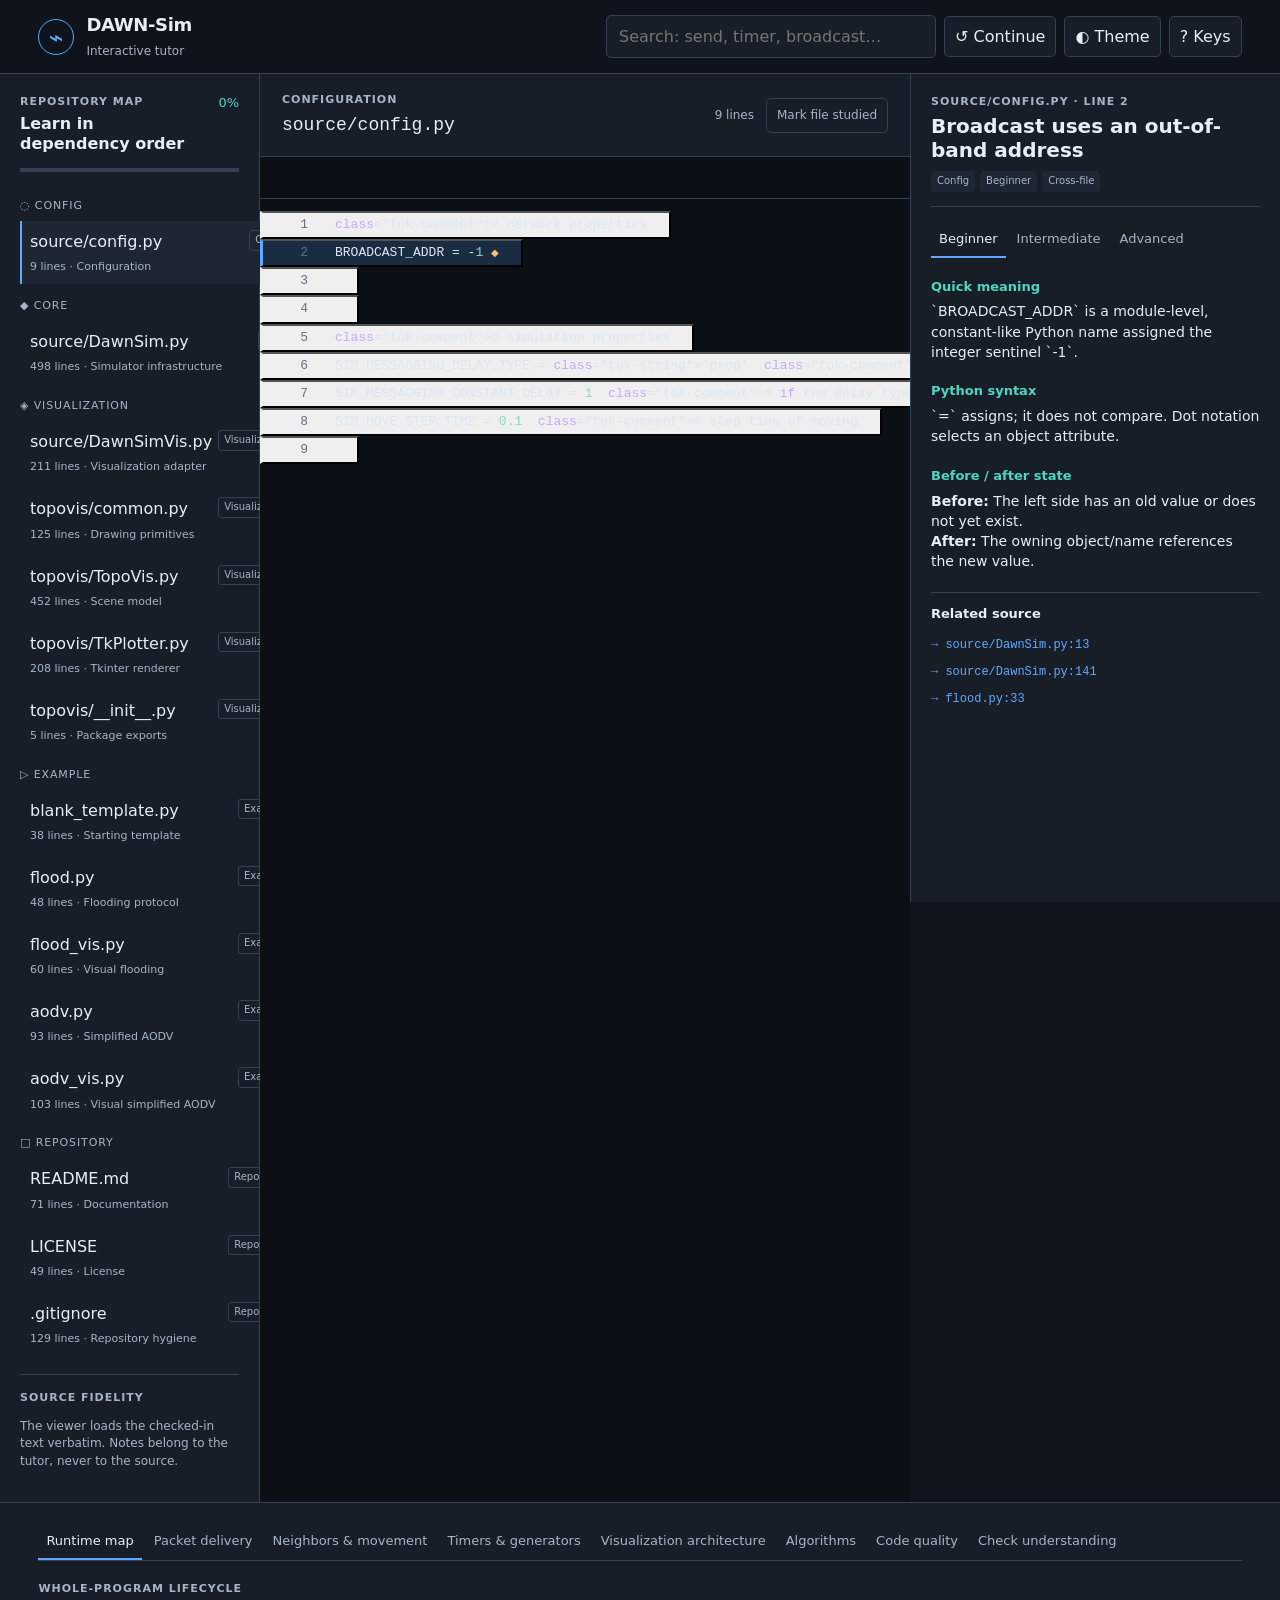
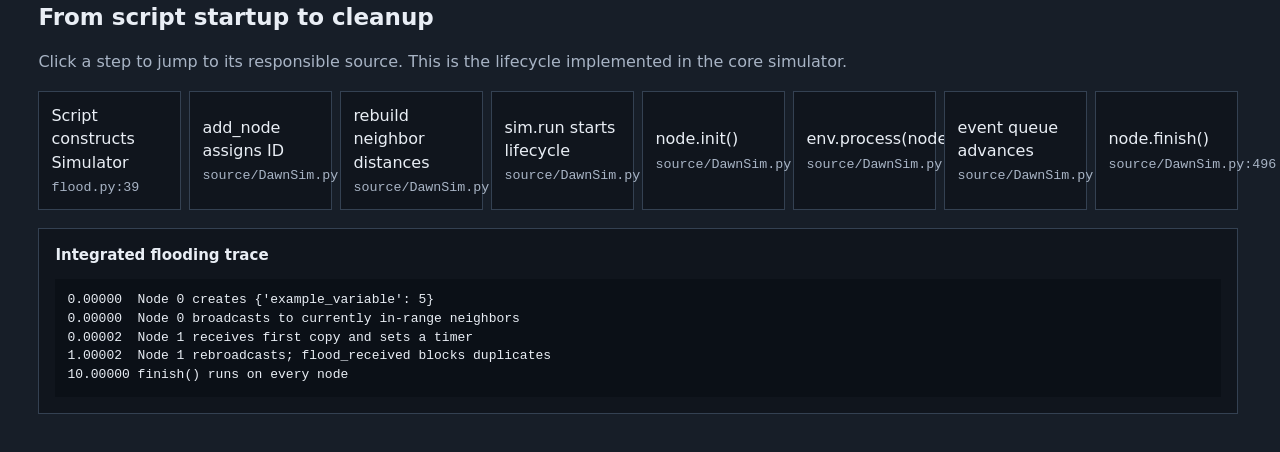
<file: docs/interactive-tutor/index.html>
<!doctype html>
<html lang="en">
<head>
  <meta charset="utf-8">
  <meta name="viewport" content="width=device-width, initial-scale=1">
  <meta name="description" content="An offline, source-faithful interactive tutor for the DAWN-Sim repository.">
  <title>DAWN-Sim Interactive Tutor</title>
  <link rel="stylesheet" href="styles.css">
</head>
<body>
  <a class="skip-link" href="#code-lines">Skip to source code</a>
  <header class="topbar">
    <div class="brand"><span class="signal-mark" aria-hidden="true">⌁</span><div><strong>DAWN-Sim</strong><span>Interactive tutor</span></div></div>
    <div class="top-actions">
      <label class="search"><span class="sr-only">Search code and concepts</span><input id="search" type="search" placeholder="Search: send, timer, broadcast…" autocomplete="off"></label>
      <button class="icon-button" id="continue-btn" type="button" title="Continue learning">↺ <span>Continue</span></button>
      <button class="icon-button" id="theme-btn" type="button" title="Toggle light and dark theme">◐ <span>Theme</span></button>
      <button class="icon-button" id="help-btn" type="button" title="Keyboard shortcuts">? <span>Keys</span></button>
    </div>
  </header>

  <main class="workspace">
    <aside class="navigator" aria-label="Repository file navigator">
      <div class="nav-head"><div><p class="eyebrow">Repository map</p><h1>Learn in dependency order</h1></div><output id="overall-progress" aria-label="Overall progress">0%</output></div>
      <div class="progress-track" aria-hidden="true"><i id="overall-progress-bar"></i></div>
      <nav id="file-nav" class="file-nav"></nav>
      <section class="navigator-note"><p class="eyebrow">Source fidelity</p><p>The viewer loads the checked-in text verbatim. Notes belong to the tutor, never to the source.</p></section>
    </aside>

    <section class="code-panel" aria-label="Code viewer">
      <div class="code-toolbar">
        <div><p class="eyebrow" id="file-category">Core infrastructure</p><h2 id="file-title">source/config.py</h2></div>
        <div class="toolbar-right"><span id="line-count">0 lines</span><button id="complete-file" type="button">Mark file studied</button></div>
      </div>
      <div class="symbol-strip" id="symbol-strip" aria-label="Symbols in this file"></div>
      <div class="code-scroller" id="code-lines" tabindex="0" aria-label="Clickable source code lines"></div>
    </section>

    <aside class="explanation" aria-live="polite" aria-label="Line explanation">
      <div class="explanation-head"><p class="eyebrow" id="line-kicker">Select a line</p><h2 id="line-title">Read the source</h2><span id="line-tags" class="line-tags"></span></div>
      <div class="explanation-tabs" role="tablist" aria-label="Explanation depth"><button class="active" data-level="beginner" role="tab" aria-selected="true">Beginner</button><button data-level="intermediate" role="tab" aria-selected="false">Intermediate</button><button data-level="advanced" role="tab" aria-selected="false">Advanced</button></div>
      <article id="explanation-content" class="explanation-content"><p>Click a meaningful source line. The tutor will explain its Python syntax, DAWN-Sim purpose, state changes, lifecycle position, connections, and trade-offs.</p></article>
      <section class="related"><h3>Related source</h3><div id="related-lines"></div></section>
    </aside>
  </main>

  <section class="lab" aria-label="Interactive learning lab">
    <div class="lab-tabs" role="tablist" aria-label="Learning laboratory">
      <button class="active" data-lab="runtime" role="tab" aria-selected="true">Runtime map</button><button data-lab="packet" role="tab" aria-selected="false">Packet delivery</button><button data-lab="neighbors" role="tab" aria-selected="false">Neighbors &amp; movement</button><button data-lab="timer" role="tab" aria-selected="false">Timers &amp; generators</button><button data-lab="visual" role="tab" aria-selected="false">Visualization architecture</button><button data-lab="examples" role="tab" aria-selected="false">Algorithms</button><button data-lab="quality" role="tab" aria-selected="false">Code quality</button><button data-lab="quiz" role="tab" aria-selected="false">Check understanding</button>
    </div>
    <div id="lab-content"></div>
  </section>

  <dialog id="help-dialog"><form method="dialog"><button class="dialog-close" aria-label="Close keyboard shortcuts">×</button><p class="eyebrow">Keyboard navigation</p><h2>Move through the repository</h2><dl><dt>↑ / ↓</dt><dd>Previous / next source line</dd><dt>J / K</dt><dd>Next / previous explanation</dd><dt>F</dt><dd>Focus search</dd><dt>N / P</dt><dd>Next / previous file</dd><dt>?</dt><dd>Toggle this reference</dd></dl></form></dialog>
  <script src="repository-data.js"></script>
  <script src="app.js"></script>
</body>
</html>
</file>
<file: docs/interactive-tutor/styles.css>
:root{--bg:#10151d;--surface:#171e28;--surface-2:#1d2632;--ink:#e9eef5;--muted:#a8b4c5;--line:#344152;--blue:#61a9ff;--cyan:#4fd6c1;--amber:#ffbf69;--rose:#ff8aa0;--code:#0b1017;--focus:#fff2a8;--mono:"Cascadia Code","SFMono-Regular",Consolas,monospace;--body:Inter,ui-sans-serif,system-ui,sans-serif}
[data-theme="light"]{--bg:#f3f6f9;--surface:#ffffff;--surface-2:#edf2f7;--ink:#142033;--muted:#536277;--line:#d1dbe7;--blue:#1769d1;--cyan:#007f73;--amber:#9a5a00;--rose:#ae294c;--code:#f7f9fc;--focus:#7b5e00}
*{box-sizing:border-box}html{scroll-behavior:smooth}body{margin:0;background:var(--bg);color:var(--ink);font-family:var(--body);font-size:16px;line-height:1.45;text-rendering:optimizeLegibility;font-feature-settings:"kern" 1,"liga" 1}.sr-only{position:absolute;width:1px;height:1px;padding:0;margin:-1px;overflow:hidden;clip:rect(0,0,0,0);white-space:nowrap;border:0}.skip-link{position:absolute;left:12px;top:-50px;background:var(--focus);color:#1a1a1a;padding:8px 12px;z-index:10}.skip-link:focus{top:12px}button,input{font:inherit}button{color:inherit}button:focus-visible,input:focus-visible,.code-line:focus-visible{outline:3px solid var(--focus);outline-offset:2px}.topbar{min-height:72px;padding:12px clamp(16px,3vw,42px);border-bottom:1px solid var(--line);display:flex;justify-content:space-between;align-items:center;gap:24px;background:color-mix(in srgb,var(--bg) 92%,transparent);position:sticky;top:0;z-index:5;backdrop-filter:blur(12px)}.brand{display:flex;align-items:center;gap:12px;white-space:nowrap}.brand strong{display:block;font-size:18px;letter-spacing:-.02em}.brand span:not(.signal-mark){font-size:12px;color:var(--muted)}.signal-mark{width:36px;height:36px;display:grid;place-items:center;border:1px solid var(--blue);color:var(--blue);font-size:25px;border-radius:50%}.top-actions{display:flex;align-items:center;gap:8px}.search input{width:min(28vw,330px);padding:9px 12px;border:1px solid var(--line);border-radius:5px;background:var(--surface);color:var(--ink)}.icon-button,#complete-file{border:1px solid var(--line);background:var(--surface);border-radius:5px;padding:8px 10px;cursor:pointer}.icon-button:hover,#complete-file:hover{border-color:var(--blue);color:var(--blue)}.workspace{display:grid;grid-template-columns:260px minmax(380px,1fr) minmax(290px,370px);min-height:calc(100vh - 72px)}.navigator,.explanation{background:var(--surface);padding:20px;border-right:1px solid var(--line)}.explanation{border-right:0;border-left:1px solid var(--line);overflow:auto;max-height:calc(100vh - 72px);position:sticky;top:72px}.nav-head{display:flex;align-items:flex-start;justify-content:space-between;gap:12px}.nav-head h1{font-size:16px;margin:0;line-height:1.25}.eyebrow{font-size:11px;letter-spacing:.09em;text-transform:uppercase;color:var(--muted);font-weight:600;margin:0 0 4px}.nav-head output{color:var(--cyan);font-size:13px;font-variant-numeric:tabular-nums}.progress-track{height:4px;background:var(--line);margin:14px 0 16px}.progress-track i{display:block;height:100%;width:0;background:var(--cyan);transition:width .25s}.file-nav{display:grid;gap:4px}.file-group{margin:10px 0 3px;color:var(--muted);font-size:11px;text-transform:uppercase;letter-spacing:.08em}.file-button{width:100%;text-align:left;display:grid;grid-template-columns:1fr auto;gap:6px;padding:9px 8px;border:0;border-left:2px solid transparent;background:transparent;cursor:pointer;color:var(--ink)}.file-button:hover,.file-button.active{background:var(--surface-2);border-left-color:var(--blue)}.file-button small{grid-column:1;color:var(--muted);font-size:11px}.badge{font-size:10px;padding:2px 5px;border:1px solid var(--line);border-radius:3px;color:var(--muted);align-self:start}.file-button.done .badge{color:var(--cyan);border-color:var(--cyan)}.navigator-note{margin-top:18px;padding-top:15px;border-top:1px solid var(--line);font-size:12px;color:var(--muted)}.code-panel{min-width:0;background:var(--code);display:flex;flex-direction:column}.code-toolbar{padding:18px 22px;border-bottom:1px solid var(--line);display:flex;justify-content:space-between;gap:18px;align-items:center;background:var(--surface)}.code-toolbar h2{margin:0;font-size:18px;font-family:var(--mono);font-weight:500}.toolbar-right{display:flex;align-items:center;gap:12px;font-size:12px;color:var(--muted)}.symbol-strip{min-height:42px;padding:8px 18px;display:flex;gap:6px;overflow:auto;border-bottom:1px solid var(--line);background:var(--code)}.symbol-chip{padding:4px 7px;border:1px solid var(--line);background:transparent;color:var(--muted);white-space:nowrap;cursor:pointer;font-family:var(--mono);font-size:11px}.symbol-chip:hover{border-color:var(--cyan);color:var(--cyan)}.code-scroller{overflow:auto;padding:12px 0 40px;flex:1;counter-reset:line}.code-line{display:grid;grid-template-columns:60px minmax(max-content,1fr);padding:0 22px 0 0;min-height:24px;cursor:pointer;white-space:pre;font-family:var(--mono);font-size:13px;line-height:1.85;color:#dce7f3;border-left:3px solid transparent}.code-line:hover{background:color-mix(in srgb,var(--blue) 9%,transparent)}.code-line.selected{background:color-mix(in srgb,var(--blue) 18%,transparent);border-left-color:var(--blue)}.line-no{text-align:right;padding-right:15px;color:#627186;user-select:none}.code-text{padding-left:12px}.tok-comment{color:#799080}.tok-string{color:#d9b67d}.tok-keyword{color:#c6a8ff}.tok-number{color:#8bd5ca}.tok-symbol{color:#86b9ff}.line-marker{color:var(--amber);font-size:10px;margin-left:8px}.explanation-head{border-bottom:1px solid var(--line);padding-bottom:14px}.explanation h2{font-size:20px;line-height:1.2;margin:0}.line-tags{display:flex;gap:5px;flex-wrap:wrap;margin-top:9px}.line-tags span{font-size:10px;padding:3px 6px;border-radius:3px;background:var(--surface-2);color:var(--muted)}.explanation-tabs{display:flex;gap:3px;margin:16px 0}.explanation-tabs button,.lab-tabs button{border:0;border-bottom:2px solid transparent;background:transparent;padding:7px 8px;color:var(--muted);cursor:pointer;font-size:13px}.explanation-tabs button.active,.lab-tabs button.active{color:var(--ink);border-color:var(--blue)}.explanation-content{font-size:14px}.explanation-content h3{font-size:13px;margin:20px 0 5px;color:var(--cyan)}.explanation-content p{margin:5px 0}.explanation-content code,.related code{font-family:var(--mono);font-size:12px;padding:1px 4px;background:var(--surface-2);overflow-wrap:anywhere}.callout{border-left:2px solid var(--amber);padding-left:10px}.related{border-top:1px solid var(--line);margin-top:20px;padding-top:12px}.related h3{font-size:13px;margin:0 0 8px}.related button{display:block;border:0;background:transparent;color:var(--blue);padding:5px 0;text-align:left;cursor:pointer;font-family:var(--mono);font-size:12px}.lab{border-top:1px solid var(--line);background:var(--surface);padding:22px clamp(18px,3vw,42px) 38px}.lab-tabs{display:flex;gap:4px;overflow:auto;border-bottom:1px solid var(--line);margin-bottom:20px}.lab-tabs button{white-space:nowrap}.lesson{max-width:1200px}.lesson h2{font-size:23px;margin:0 0 8px}.lesson>p{max-width:80ch;color:var(--muted)}.flow{display:flex;flex-wrap:wrap;gap:8px;align-items:stretch;margin:18px 0}.flow button{flex:1;min-width:132px;border:1px solid var(--line);background:var(--bg);padding:12px;text-align:left;cursor:pointer}.flow button:hover,.flow button.active{border-color:var(--cyan);background:color-mix(in srgb,var(--cyan) 8%,var(--bg))}.flow small{display:block;color:var(--muted);font-family:var(--mono);margin-top:4px}.model{border:1px solid var(--line);background:var(--bg);padding:16px;margin-top:16px}.model h3{margin:0 0 8px;font-size:15px}.model-grid{display:grid;grid-template-columns:repeat(auto-fit,minmax(175px,1fr));gap:12px}.control{display:grid;gap:5px;font-size:13px}.control input,.control select{padding:7px;border:1px solid var(--line);border-radius:4px;background:var(--surface);color:var(--ink)}.model-output{font-family:var(--mono);font-size:13px;white-space:pre-wrap;background:var(--code);padding:12px;margin-top:12px;min-height:78px}.network{position:relative;min-height:210px;border:1px solid var(--line);background:var(--code);overflow:hidden}.net-node{position:absolute;width:42px;height:42px;border:2px solid var(--blue);border-radius:50%;display:grid;place-items:center;background:var(--surface);font-family:var(--mono);font-size:13px}.net-node.in-range{box-shadow:0 0 0 28px color-mix(in srgb,var(--blue) 8%,transparent)}.net-link{position:absolute;height:2px;background:var(--line);transform-origin:0 50%}.packet-dot{position:absolute;width:12px;height:12px;border-radius:50%;background:var(--amber);box-shadow:0 0 0 5px color-mix(in srgb,var(--amber) 15%,transparent)}.compare{display:grid;grid-template-columns:1fr 1fr;gap:16px}.compare section{border-top:2px solid var(--line);padding-top:10px}.compare h3{margin:0 0 8px;font-size:15px}.issue{border-left:3px solid var(--rose);padding:12px;background:color-mix(in srgb,var(--rose) 7%,transparent);margin:12px 0}.issue h3{margin:0 0 5px;font-size:15px}.quiz-card{max-width:700px;border:1px solid var(--line);background:var(--bg);padding:18px}.quiz-options{display:grid;gap:8px;margin:15px 0}.quiz-options button{padding:10px;border:1px solid var(--line);background:var(--surface);text-align:left;cursor:pointer}.quiz-options button:hover{border-color:var(--blue)}.quiz-result{min-height:24px;color:var(--muted)}dialog{border:1px solid var(--line);background:var(--surface);color:var(--ink);max-width:500px;width:calc(100% - 32px);padding:24px}dialog::backdrop{background:rgb(0 0 0 / .6)}.dialog-close{float:right;border:0;background:transparent;font-size:25px;cursor:pointer}dialog h2{margin-top:0}dialog dl{display:grid;grid-template-columns:100px 1fr;gap:10px}dialog dt{font-family:var(--mono);color:var(--cyan)}dialog dd{margin:0;color:var(--muted)}@media(max-width:1100px){.workspace{grid-template-columns:230px minmax(370px,1fr)}.explanation{grid-column:1/-1;position:static;max-height:none;border-left:0;border-top:1px solid var(--line);display:grid;grid-template-columns:minmax(220px,1fr) 1.3fr 1fr;gap:20px}.explanation-head{border:0}.explanation-tabs{align-self:start}.related{border-top:0;margin:0}}@media(max-width:760px){.topbar{align-items:flex-start;flex-direction:column}.top-actions{width:100%;flex-wrap:wrap}.search{flex:1}.search input{width:100%}.workspace{grid-template-columns:1fr}.navigator{border-right:0;border-bottom:1px solid var(--line)}.file-nav{grid-template-columns:repeat(2,minmax(0,1fr))}.file-group{grid-column:1/-1}.navigator-note{display:none}.code-panel{min-height:560px}.explanation{display:block}.code-line{grid-template-columns:48px minmax(max-content,1fr);padding-right:12px;font-size:12px}.code-toolbar{padding:15px}.toolbar-right{flex-direction:column;align-items:end}.compare{grid-template-columns:1fr}.icon-button span{display:none}}@media(prefers-reduced-motion:reduce){*,*:before,*:after{scroll-behavior:auto!important;transition:none!important;animation:none!important}}
</file>
